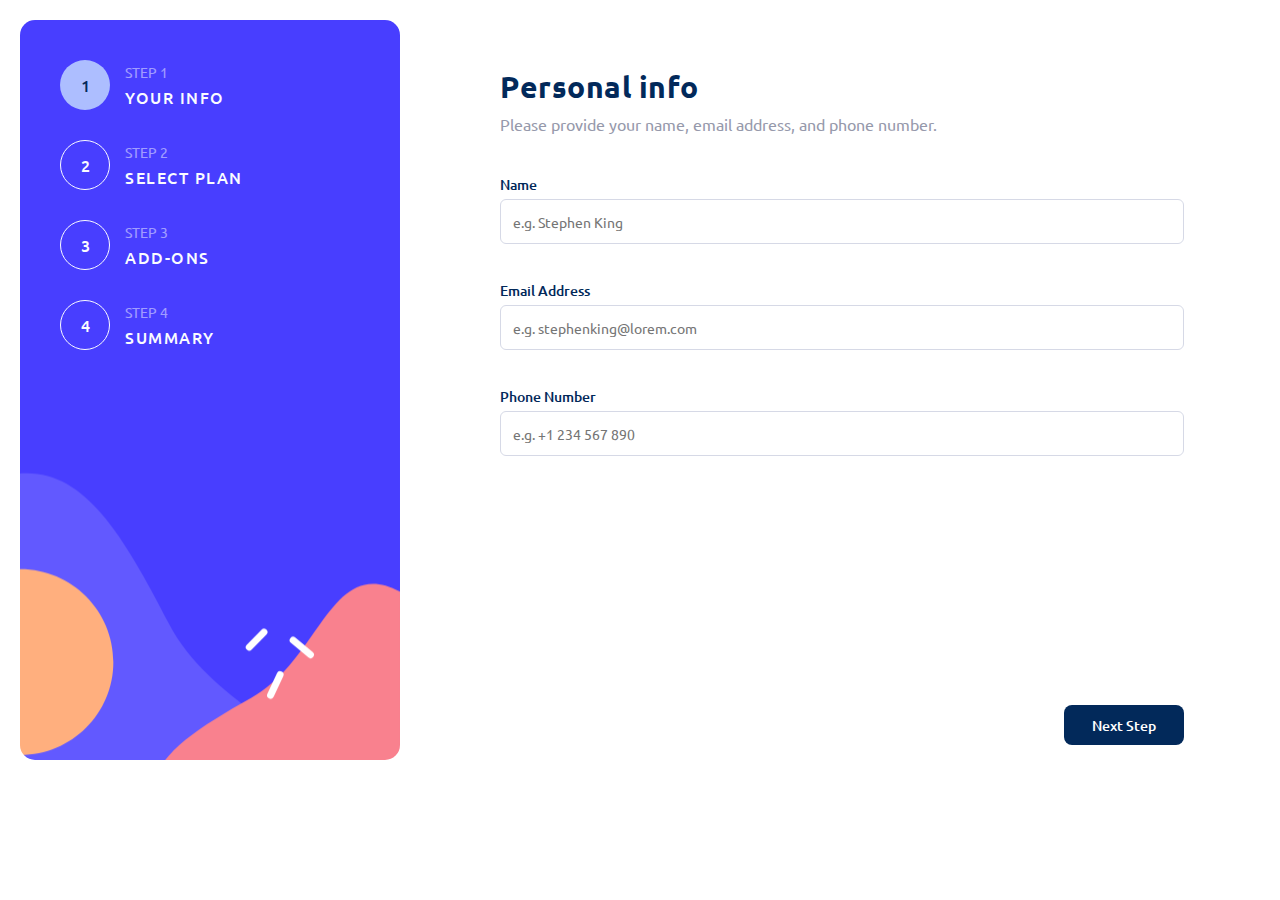
<file: index.html>
<!DOCTYPE html>
<html lang="en">
<head>
  <meta charset="UTF-8">
  <meta name="viewport" content="width=device-width, initial-scale=1.0"> 
  <link rel="icon" type="image/png" sizes="32x32" href="./assets/images/favicon-32x32.png">
  <title>Multi-step form</title>
  <link rel="preconnect" href="https://fonts.googleapis.com">
  <link rel="preconnect" href="https://fonts.gstatic.com" crossorigin>
  <link href="https://fonts.googleapis.com/css2?family=Ubuntu:wght@400;500;700&display=swap" rel="stylesheet">
  <link rel="stylesheet" href="./css/style.min.css">
</head>
<body>
<div class="container">
  <section class="steps">
    <div class="steps_items">
      <div class="steps_btn active-step">1</div>
      <div class="steps_info">
        <div class="steps_number-step">Step 1</div>
        <h2 class="steps_title">Your info</h2>
      </div>
    </div>
    <div class="steps_items">
      <div class="steps_btn">2</div>
      <div class="steps_info">
        <div class="steps_number-step">Step 2</div>
        <h2 class="steps_title">Select plan</h2>
      </div>
    </div>
    <div class="steps_items">
      <div class="steps_btn">3</div>
      <div class="steps_info">
        <div class="steps_number-step">Step 3</div>
        <h2 class="steps_title">Add-ons</h2>
      </div>
    </div>
    <div class="steps_items">
      <div class="steps_btn">4</div>
      <div class="steps_info">
        <div class="steps_number-step">Step 4</div>
        <h2 class="steps_title">Summary</h2>
      </div>
    </div>
  </section>
  <section class="personal-info">
    <h1 class="title">Personal info</h1>
    <p class="dscr">Please provide your name, email address, and phone number.</p>
    <form action="" id="form" class="personal-info_form">
      <div class="personal-info_items">
        <div class="personal-info_items-wrapper">
          <label for="name" class="personal-info_label">Name</label>
          <span class="requir hide">The field is required</span>
        </div>
        <input required name="name" id="name" type="text" placeholder="e.g. Stephen King" minlength="2" class="personal-info_input" pattern="[A-Za-z]+">
      </div>
      <div class="personal-info_items">
        <div class="personal-info_items-wrapper">
          <label for="email" class="personal-info_label">Email Address</label>
          <span class="requir hide">The field is required</span>
        </div>
        <input required name="email" id="email" type="email" placeholder="e.g. stephenking@lorem.com" class="personal-info_input">
      </div>
      <div class="personal-info_items">
        <div class="personal-info_items-wrapper">
          <label for="phone" class="personal-info_label">Phone Number</label>
          <span class="requir hide">The field is required</span>
        </div>
        <input required name="phone" id="phone" type="tel" pattern="[0-9]+" placeholder="e.g. +1 234 567 890" class="personal-info_input">
      </div>
      <div class="btns personal">
        <div id="goToStep2" class="next-step">Next Step</div>
      </div>
    </form>
  </section>
  <section class="select-plan hidden">
    <h2 class="title">Select your plan</h2>
    <p class="dscr">You have the option of monthly or yearly billing.</p>
    <div class="select-plan_items">
      <div class="select-plan_item active-plan">
        <img class="select-plan_img" src="./images/icon-arcade.svg" alt="arcade-plan">
        <h3 class="select-plan_title">Arcade</h3>
        <div class="select-plan_price">$9/mo</div>
        <div class="select-plan_free hidden">2 months free</div>
      </div>
      <div class="select-plan_item">
        <img class="select-plan_img" src="./images/icon-advanced.svg" alt="advanced-plan">
        <h3 class="select-plan_title">Advanced</h3>
        <div class="select-plan_price">$12/mo</div>
        <div class="select-plan_free hidden">2 months free</div>
      </div>
      <div class="select-plan_item">
        <img class="select-plan_img" src="./images/icon-pro.svg" alt="pro-plan">
        <h3 class="select-plan_title">Pro</h3>
        <div class="select-plan_price">$15/mo</div>
        <div class="select-plan_free hidden">2 months free</div>
      </div>
    </div>
    <div class="select-plan_wrap">
      <div class="select-plan_period active-period">Monthly</div>
      <div class="select-plan_switch">
        <div class="select-plan_cicle monthly"></div>
      </div>
      <div class="select-plan_period">Yearly</div>
    </div>
    <div class="btns">
      <div id="comeBackStep1" class="go-back">Go back</div>
      <div id="goToStep3" class="next-step">Next Step</div>
    </div>
  </section>
  <section class="add-ons hidden">
    <h2 class="title">Pick add-ons</h2>
    <p class="dscr">Add-ons help enhance your gaming experience.</p>
    <div class="add-ons_items">
      <div class="add-ons_item active-plan">
        <div class="add-ons_input">
          <input class="checkboxplan" type="checkbox" id="online-servise" name="online-servise" checked>
           <div class="add-ons_wrapper">
              <div class="add-ons_label">Online Servise</div>
              <span class="add-ons_span">Access to multiplayer games</span>
           </div>
        </div>
        <div class="add-ons_price">+$1/mo</div>
      </div>
      <div class="add-ons_item active-plan">
        <div class="add-ons_input">
          <input class="checkboxplan" type="checkbox" id="larger-storage" name="larger-storage" checked>
            <div class="add-ons_wrapper">
              <div class="add-ons_label">Larger storage</div>
              <span class="add-ons_span">Extra 1TB of cloude save</span>
            </div>
        </div>
        <div class="add-ons_price">+$2/mo</div>
      </div>
      <div class="add-ons_item">
        <div class="add-ons_input">
          <input class="checkboxplan" type="checkbox" id="customizable-profile" name="customizable-profile">
          <div class="add-ons-wrapper">
            <div class="add-ons_label" >Customizable profile</div>
            <span class="add-ons_span">Custom theme on your profile</span>
          </div>  
        </div>
        <div class="add-ons_price">+$2/mo</div>
      </div>
    </div>
    <div class="btns">
      <div id="comeBackStep2" class="go-back">Go back</div>
      <div id="goToStep4" class="next-step">Next Step</div>
    </div>
  </section>
  <section class="summary hidden">
    <h2 class="title">Finishing up</h2>
    <p class="dscr">Double check everything looks OK before confirming.</p>
    <div class="summary_wrapper">
      <div class="summary_main">
        <div class="summary_selected-plan">
          <h3 class="summary_plan-title"></h3>
          <div class="summary_change">Change</div>
        </div>
        <div class="summary_plan-price"></div>
      </div>
      <div class="summary_divider"></div>
      <div class="summary_items">
      </div>
    </div>
    <div class="summary_total">
      <div class="summary_total-period">Total (per month)</div>
      <div class="summary_total-price"></div>
    </div>
    <div class="btns">
      <div id="comeBackStep3" class="go-back">Go back</div>
      <div id="goToStepThanks" class="next-step">Confirm</div>
    </div>
  </section>
  <section class="thanks hidden">
    <div class="thanks_wrap">
      <div class="thanks_image">
        <img src="./images/icon-thank-you.svg" alt="thanks">
      </div>
      <h3 class="thanks_title">Thank you!</h3>
      <p class="thanks_descr">Thanks for confirming your subscription! We hope you have fun using our platform. If you ever need support, please feel free to email us at support@loremgaming.com</p>
    </div>
  </section>
</div>
<script src="./js/script.js"></script>
</body>
</html>
</file>
<file: css/style.min.css>
:root{--lack: hsl(232, 58%, 58%);--marine-blue: hsl(213, 96%, 18%);--purplish-blue: hsl(243, 100%, 62%);--pastel-blue: hsl(228, 100%, 84%);--light-blue: hsl(206, 94%, 87%);--strawberry-red: hsl(354, 84%, 57%);--cool-gray: hsl(231, 11%, 63%);--light-gray: hsl(229, 24%, 87%);--magnolia: hsl(217, 100%, 97%);--alabaster: hsl(231, 100%, 99%);--white: hsl(0, 0%, 100%)}*{-webkit-box-sizing:border-box;box-sizing:border-box;padding:0;margin:0;font-family:"Ubuntu",sans-serif}.container{max-width:1440px;height:780px;margin:0 auto;padding:20px;display:grid;-webkit-column-gap:100px;-moz-column-gap:100px;column-gap:100px;grid-template-columns:1fr 2fr;grid-template-rows:minmax(568px, auto)}.steps{display:-webkit-box;display:-ms-flexbox;display:flex;-webkit-box-orient:vertical;-webkit-box-direction:normal;-ms-flex-direction:column;flex-direction:column;background:url("../images/bg-sidebar-desktop.svg") center center/cover no-repeat;border-radius:15px;padding:40px 0 0 40px;gap:30px}.steps_items{display:-webkit-box;display:-ms-flexbox;display:flex;-webkit-box-orient:horizontal;-webkit-box-direction:normal;-ms-flex-direction:row;flex-direction:row;gap:15px;-webkit-box-align:center;-ms-flex-align:center;align-items:center}.steps_btn{width:50px;height:50px;border-radius:50px;border:1px solid var(--alabaster);background-color:rgba(0,0,0,0);color:var(--alabaster);font-size:16px;font-weight:500;display:-webkit-box;display:-ms-flexbox;display:flex;-webkit-box-align:center;-ms-flex-align:center;align-items:center;-webkit-box-pack:center;-ms-flex-pack:center;justify-content:center}.steps_number-step{font-size:14px;color:var(--alabaster);opacity:.5;text-transform:uppercase;font-weight:400;padding-bottom:5px}.steps_title{font-size:16px;color:var(--alabaster);text-transform:uppercase;font-weight:500;letter-spacing:1.5px}.title{font-size:30px;font-weight:700;color:var(--marine-blue);letter-spacing:.5px;margin:48px 0 8px 0}.dscr{font-size:16px;font-weight:400;color:var(--cool-gray);margin-bottom:40px}.next-step{display:-webkit-box;display:-ms-flexbox;display:flex;-webkit-box-align:center;-ms-flex-align:center;align-items:center;-webkit-box-pack:center;-ms-flex-pack:center;justify-content:center;width:120px;height:40px;border-radius:8px;background-color:var(--marine-blue);border:none;color:var(--white);font-size:14px;font-weight:500;cursor:pointer}.next-step:hover{opacity:.9}#goToStepThanks{background-color:var(--purplish-blue)}#goToStepThanks:hover{background-color:var(--lack);opacity:.5}.go-back{display:-webkit-box;display:-ms-flexbox;display:flex;-webkit-box-align:center;-ms-flex-align:center;align-items:center;-webkit-box-pack:start;-ms-flex-pack:start;justify-content:start;width:120px;height:40px;border-radius:8px;background-color:rgba(0,0,0,0);border:none;color:var(--cool-gray);font-size:14px;font-weight:700;cursor:pointer}.go-back:hover{color:var(--marine-blue)}.personal-info{position:relative;display:-webkit-box;display:-ms-flexbox;display:flex;-webkit-box-orient:vertical;-webkit-box-direction:normal;-ms-flex-direction:column;flex-direction:column;width:90%}.personal-info_label{position:relative;font-size:14px;font-weight:500;color:var(--marine-blue)}.personal-info_form{display:-webkit-box;display:-ms-flexbox;display:flex;-webkit-box-orient:vertical;-webkit-box-direction:normal;-ms-flex-direction:column;flex-direction:column}.personal-info_input{width:100%;height:45px;border:1px solid var(--light-gray);border-radius:6px;padding:0 12px;font-size:14px;font-weight:400;color:var(--cool-gray);margin:5px 0 36px 0;cursor:pointer}.personal-info_input:focus{outline:1px solid var(--purplish-blue)}.personal-info_items-wrapper{display:-webkit-box;display:-ms-flexbox;display:flex;-webkit-box-pack:justify;-ms-flex-pack:justify;justify-content:space-between;-webkit-box-align:center;-ms-flex-align:center;align-items:center}.select-plan{position:relative;width:90%}.select-plan_items{margin-top:56px;display:grid;grid-template:200px/repeat(3, 1fr);-webkit-column-gap:20px;-moz-column-gap:20px;column-gap:20px}.select-plan_item{border:1px solid var(--light-gray);border-radius:10px;padding:20px 15px;cursor:pointer}.select-plan_item:hover{outline:1px solid var(--lack)}.select-plan_img{margin-bottom:50px}.select-plan_title{font-weight:700;font-size:16px;color:var(--marine-blue);margin-bottom:5px}.select-plan_price{font-size:14px;color:var(--cool-gray);opacity:.5;font-weight:400}.select-plan_free{margin-top:10px;font-size:14px;color:var(--marine-blue);font-weight:500}.select-plan_wrap{margin-top:40px;height:40px;background-color:var(--magnolia);display:-webkit-box;display:-ms-flexbox;display:flex;-webkit-box-align:center;-ms-flex-align:center;align-items:center;-webkit-box-pack:center;-ms-flex-pack:center;justify-content:center;gap:25px;border-radius:5px}.select-plan_switch{position:relative;z-index:1;width:40px;height:20px;border-radius:30px;background-color:var(--marine-blue);cursor:pointer}.select-plan_cicle{position:absolute;z-index:2;background-color:var(--white);border-radius:50px;width:14px;height:14px;top:3px;-webkit-transition:all .3s ease-in-out;transition:all .3s ease-in-out}.select-plan .active-period{color:var(--marine-blue)}.select-plan_period{font-size:14px;color:var(--cool-gray);font-weight:500}.btns{position:absolute;display:-webkit-box;display:-ms-flexbox;display:flex;width:100%;bottom:15px;-webkit-box-pack:justify;-ms-flex-pack:justify;justify-content:space-between}.personal{-webkit-box-pack:end;-ms-flex-pack:end;justify-content:end}.monthly{-webkit-transform:translateX(20%);transform:translateX(20%)}.yearly{-webkit-transform:translateX(165%);transform:translateX(165%)}.hide{visibility:hidden}.requir{color:var(--strawberry-red)}.active-step{background-color:var(--pastel-blue);color:var(--marine-blue);border:none}.active-plan{outline:1px solid var(--lack);background-color:var(--magnolia)}.hidden{display:none}.uncorrect{color:var(--strawberry-red)}.add-ons{position:relative;width:90%}.add-ons_items{display:-webkit-box;display:-ms-flexbox;display:flex;-webkit-box-orient:vertical;-webkit-box-direction:normal;-ms-flex-direction:column;flex-direction:column;gap:20px}.add-ons_item{display:-webkit-box;display:-ms-flexbox;display:flex;-webkit-box-pack:justify;-ms-flex-pack:justify;justify-content:space-between;padding:20px;height:80px;border-radius:10px;border:1px solid var(--light-gray);cursor:pointer}.add-ons_item:hover{outline:1px solid var(--lack)}.add-ons_input{display:-webkit-box;display:-ms-flexbox;display:flex;gap:20px}.add-ons_label{font-weight:700;font-size:16px;color:var(--marine-blue)}.add-ons_span{font-size:14px;color:var(--cool-gray);font-weight:500}.add-ons_price{font-size:14px;color:var(--lack);font-weight:500;-ms-flex-item-align:center;align-self:center}.summary{position:relative;width:90%}.summary_wrapper{background-color:var(--alabaster);border-radius:10px;min-height:140px;padding:20px}.summary_items{display:-webkit-box;display:-ms-flexbox;display:flex;-webkit-box-orient:vertical;-webkit-box-direction:normal;-ms-flex-direction:column;flex-direction:column;gap:20px}.summary_item,.summary_main{display:-webkit-box;display:-ms-flexbox;display:flex;-webkit-box-pack:justify;-ms-flex-pack:justify;justify-content:space-between}.summary_selected-plan{display:-webkit-box;display:-ms-flexbox;display:flex;-webkit-box-orient:vertical;-webkit-box-direction:normal;-ms-flex-direction:column;flex-direction:column;gap:3px}.summary_plan-title{font-weight:700;font-size:16px;color:var(--marine-blue)}.summary_change{font-size:14px;color:var(--cool-gray);font-weight:400;text-decoration:underline;cursor:pointer}.summary_change:hover{color:var(--lack)}.summary_plan-price{font-weight:700;font-size:16px;color:var(--marine-blue);-ms-flex-item-align:center;align-self:center}.summary_divider{background-color:var(--light-gray);height:1px;margin:20px auto 20px auto}.summary_add-onse-title{font-size:14px;color:var(--cool-gray);font-weight:500}.summary_add-onse-price{font-size:14px;color:var(--marine-blue);font-weight:500}.summary_total{display:-webkit-box;display:-ms-flexbox;display:flex;-webkit-box-orient:horizontal;-webkit-box-direction:normal;-ms-flex-direction:row;flex-direction:row;-webkit-box-pack:justify;-ms-flex-pack:justify;justify-content:space-between;padding:40px 20px 0 20px}.summary_total-period{font-size:14px;color:var(--cool-gray);font-weight:500}.summary_total-price{font-size:16px;font-weight:700;color:var(--lack)}.thanks{width:90%;-ms-flex-item-align:center;align-self:center}.thanks_wrap{display:-webkit-box;display:-ms-flexbox;display:flex;-webkit-box-orient:vertical;-webkit-box-direction:normal;-ms-flex-direction:column;flex-direction:column;gap:30px;-webkit-box-pack:center;-ms-flex-pack:center;justify-content:center;-webkit-box-align:center;-ms-flex-align:center;align-items:center}.thanks_image{width:80px;height:80px}.thanks_image img{width:100%;height:100%}.thanks_title{font-size:40px;font-weight:700;color:var(--marine-blue)}.thanks_descr{font-size:16px;font-weight:400;color:var(--cool-gray);width:80%;text-align:center;line-height:25px}@media(max-width: 992px){body{background-color:var(--alabaster)}.container{grid-template-columns:1fr;grid-template-rows:repeat(2, 1fr);padding:0}.steps{background:url("../images/bg-sidebar-mobile.svg") center center/cover no-repeat;border-radius:0;-webkit-box-orient:horizontal;-webkit-box-direction:normal;-ms-flex-direction:row;flex-direction:row;height:250px;padding:40px 0 0 0;-webkit-box-pack:center;-ms-flex-pack:center;justify-content:center}.steps_items{-webkit-box-align:self-start;-ms-flex-align:self-start;align-items:self-start}.steps_info{display:none}.personal-info,.select-plan,.add-ons,.summary{padding:0 20px;width:65%;margin:-232px auto 0 auto;background:var(--white);border-radius:15px}.personal-info .title,.select-plan .title,.add-ons .title,.summary .title{margin:20px 0 8px 0}.btns{width:93%}.select-plan_items{grid-template:repeat(3, 1fr)/100%;gap:15px}.select-plan_img{margin-bottom:0}.select-plan_item{display:-webkit-box;display:-ms-flexbox;display:flex;-webkit-box-orient:horizontal;-webkit-box-direction:normal;-ms-flex-direction:row;flex-direction:row;gap:10px;-webkit-box-align:center;-ms-flex-align:center;align-items:center}.select-plan_free{margin-top:0}.thanks{margin:0 auto;-ms-flex-item-align:start;align-self:flex-start}}@media(max-width: 576px){.personal-info,.select-plan,.add-ons,.summary{width:90%}.select-plan_img{width:30px;height:30px}.select-plan_free{font-size:12px}.add-ons_input{gap:10px}.add-ons_label,.add-ons_span{font-size:12px}}/*# sourceMappingURL=style.min.css.map */
</file>
